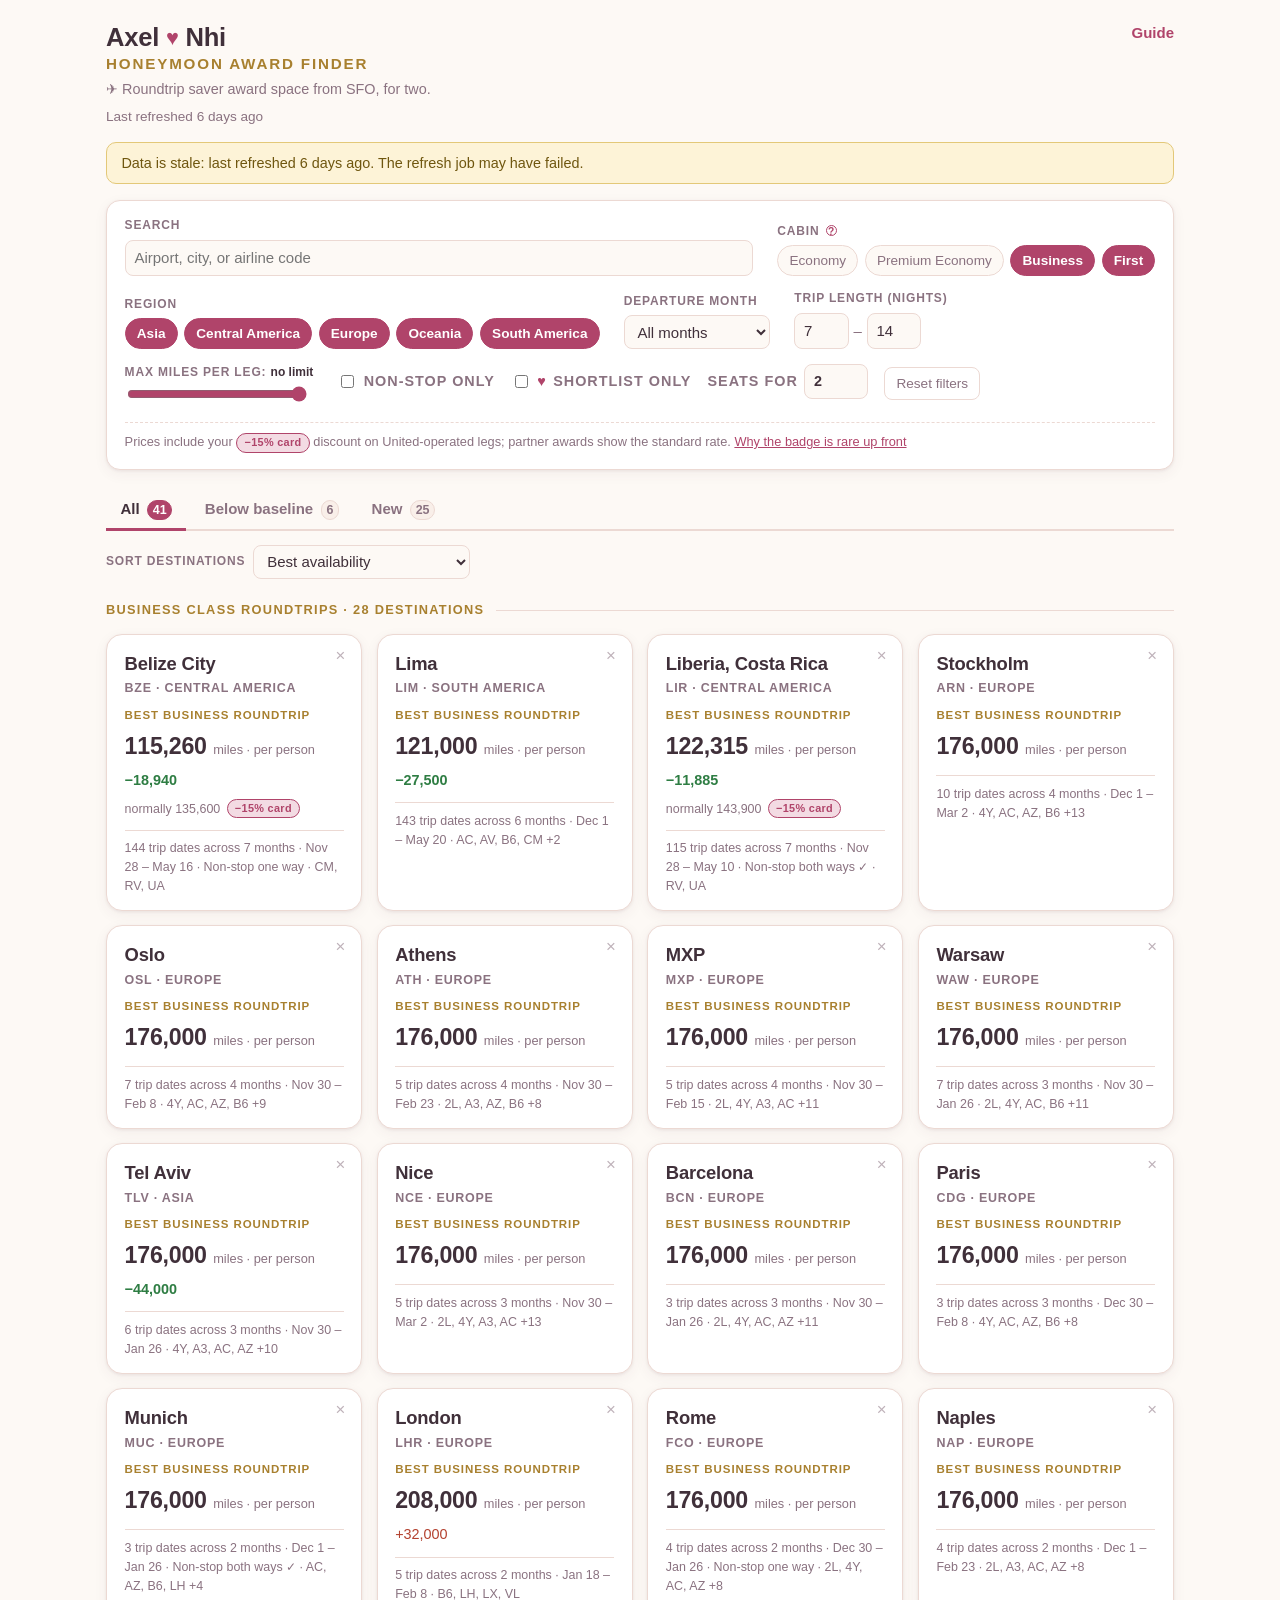
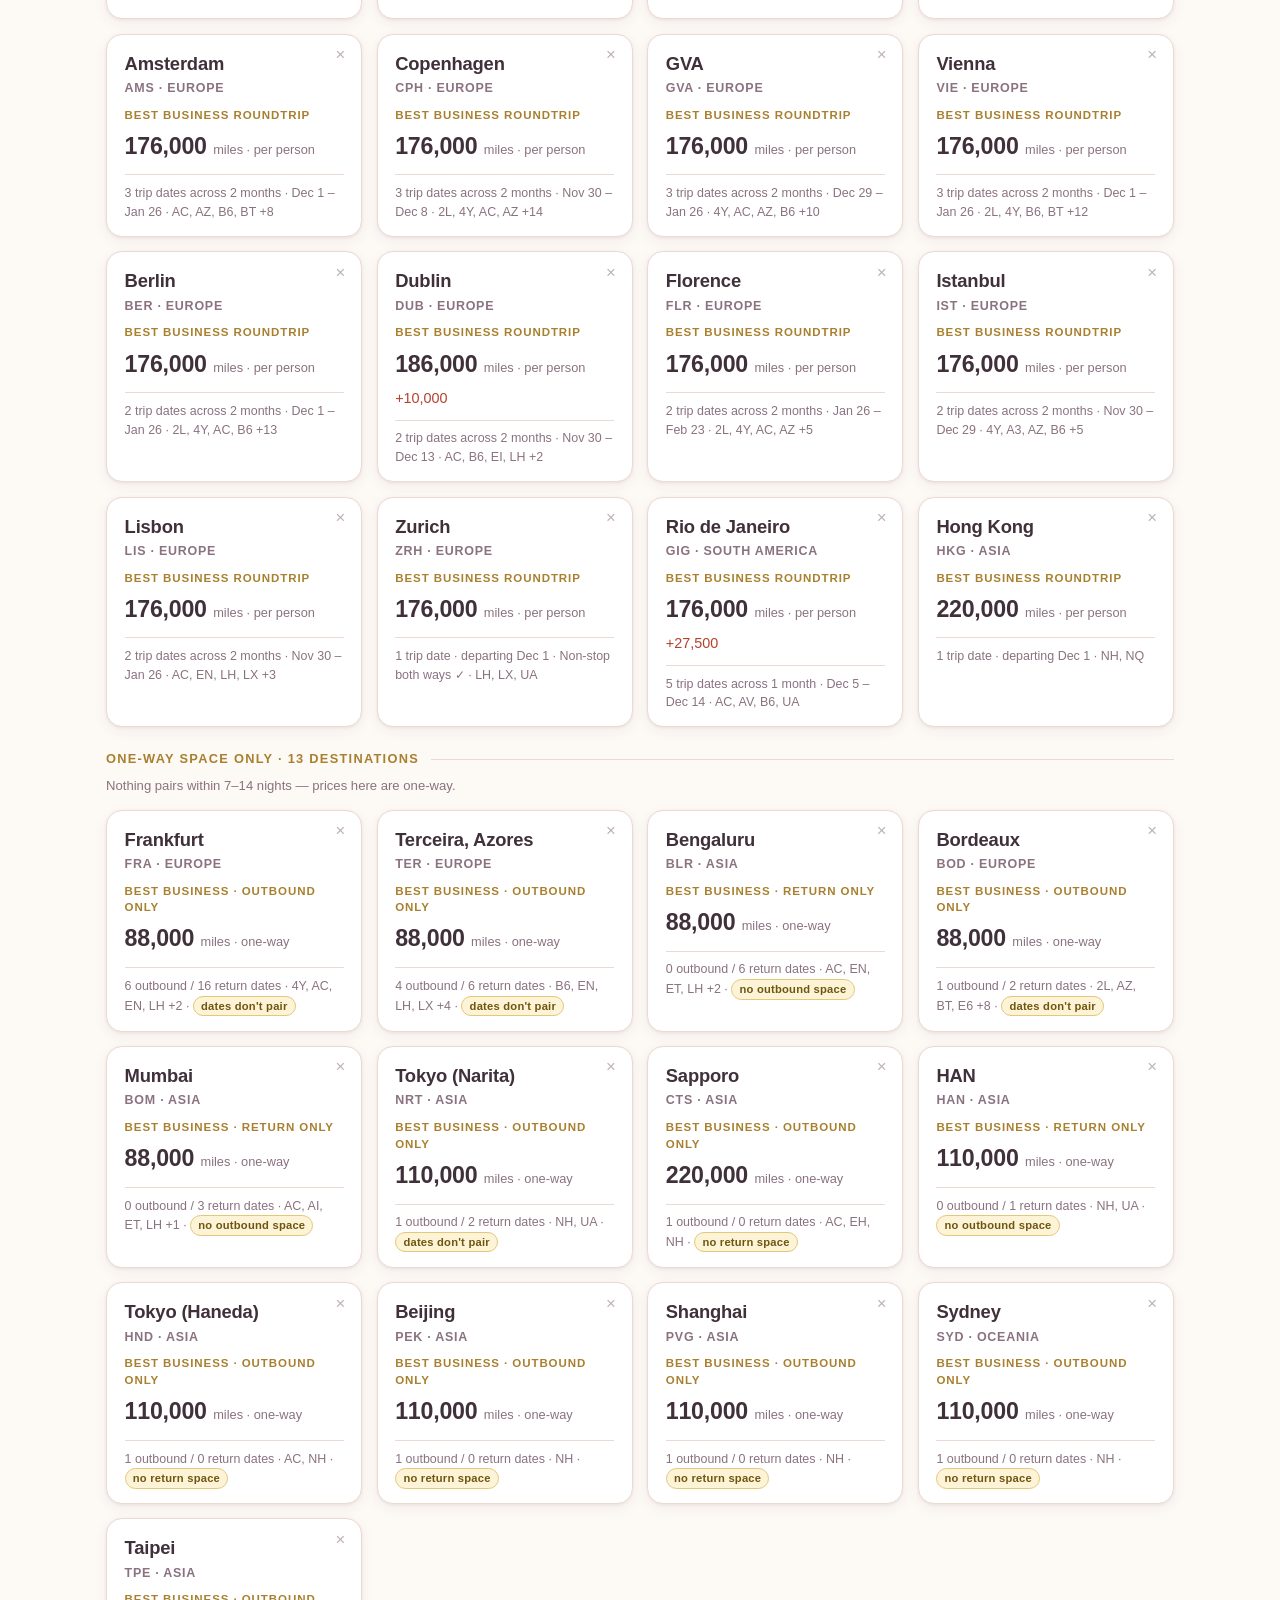
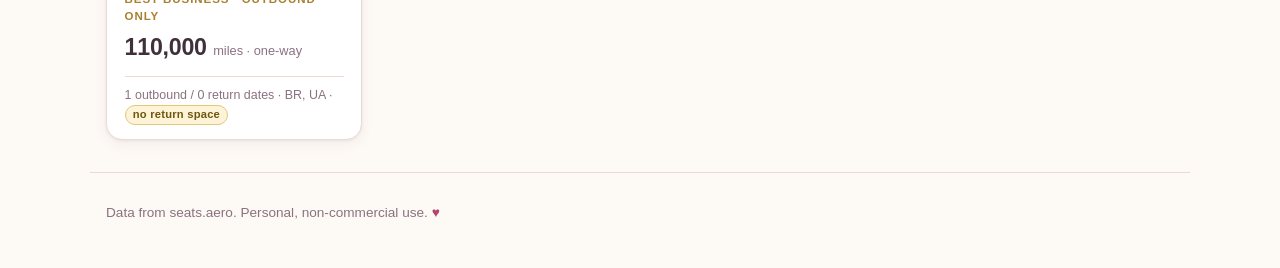
<file: index.html>
<!DOCTYPE html>
<html lang="en">
<head>
<meta charset="utf-8">
<meta name="viewport" content="width=device-width, initial-scale=1">
<title>Axel &amp; Nhi — Honeymoon Award Finder</title>
<link rel="stylesheet" href="./style.css">
</head>
<body>
<header class="site-header">
  <div class="header-row">
    <div class="title-block">
      <h1><span class="title-names">Axel <span class="heart-mark" aria-hidden="true">&#9829;</span> Nhi</span> <span class="title-sub">Honeymoon Award Finder</span></h1>
      <p class="tagline"><span aria-hidden="true">&#9992;&#65038;</span> Roundtrip saver award space from SFO, for two.</p>
    </div>
    <nav>
      <a href="./guide.html">Guide</a>
    </nav>
  </div>
  <p class="refreshed" id="refreshed" hidden></p>
</header>

<div id="banners"></div>

<main>
  <section class="filters" id="filters" hidden>
    <div class="filter-group filter-search">
      <label for="search">Search</label>
      <input type="search" id="search" placeholder="Airport, city, or airline code" autocomplete="off">
    </div>

    <fieldset class="filter-group" id="cabin-group">
      <legend>Cabin <a class="help-link" href="./guide.html#cabins" title="What do these cabin codes mean?">?</a></legend>
      <div class="toggle-row" id="cabin-toggles"></div>
    </fieldset>

    <fieldset class="filter-group" id="region-group">
      <legend>Region</legend>
      <div class="toggle-row" id="region-toggles"></div>
    </fieldset>

    <div class="filter-group">
      <label for="month">Departure month</label>
      <select id="month"></select>
    </div>

    <div class="filter-group">
      <label for="min-nights">Trip length (nights)</label>
      <div class="nights-row">
        <input type="number" id="min-nights" min="1" max="30" value="7" inputmode="numeric" aria-label="Minimum nights">
        <span class="nights-dash" aria-hidden="true">&ndash;</span>
        <input type="number" id="max-nights" min="1" max="30" value="14" inputmode="numeric" aria-label="Maximum nights">
      </div>
    </div>

    <div class="filter-group">
      <label for="max-miles">Max miles per leg: <output id="max-miles-out"></output></label>
      <input type="range" id="max-miles">
    </div>

    <div class="filter-group filter-inline">
      <label class="check-label"><input type="checkbox" id="nonstop"> Non-stop only</label>
      <label class="check-label fav-label"><input type="checkbox" id="fav-only"> <span class="heart-inline" aria-hidden="true">&#9829;</span> Shortlist only</label>
      <label for="min-seats" class="seats-label">Seats for
        <input type="number" id="min-seats" min="1" max="9" value="2" inputmode="numeric">
      </label>
      <button type="button" id="reset" class="reset-btn">Reset filters</button>
    </div>

    <p class="discount-note">
      Prices include your <span class="disc-badge">&minus;15% card</span> discount
      on United-operated legs; partner awards show the standard rate.
      <a href="./guide.html#discount">Why the badge is rare up front</a>
    </p>
  </section>

  <div class="tabs" id="tabs" role="tablist" hidden>
    <button role="tab" data-tab="all" aria-selected="true">All <span class="count" id="count-all">0</span></button>
    <button role="tab" data-tab="below" aria-selected="false">Below baseline <span class="count" id="count-below">0</span></button>
    <button role="tab" data-tab="new" aria-selected="false">New <span class="count" id="count-new">0</span></button>
  </div>
  <div id="error" class="error" hidden></div>

  <div id="undo-bar" class="undo-bar" hidden>
    <span id="undo-text"></span>
    <button type="button" id="undo-btn">Undo</button>
  </div>

  <!-- View 1: destination grid -->
  <section id="grid-view" hidden>
    <div class="grid-toolbar">
      <div class="grid-sort">
        <label for="dest-sort">Sort destinations</label>
        <select id="dest-sort">
          <option value="avail">Best availability</option>
          <option value="miles">Cheapest first</option>
          <option value="saving">Biggest saving vs baseline</option>
          <option value="dates">Most dates available</option>
          <option value="city">City A&ndash;Z</option>
        </select>
      </div>
      <button type="button" id="hidden-chip" class="hidden-chip" aria-expanded="false" hidden></button>
    </div>
    <div id="hidden-panel" class="hidden-panel" hidden></div>
    <div id="dest-grid"></div>
  </section>

  <!-- View 2: destination detail -->
  <section id="detail-view" hidden>
    <div class="dest-header">
      <button type="button" id="back-btn" class="back-btn">&larr; All destinations</button>
      <div class="dest-heading">
        <h2 id="dest-title"></h2>
        <p id="dest-sub" class="dest-sub"></p>
      </div>
    </div>
    <div class="view-switch" id="view-switch" role="group" aria-label="Trips or one-way dates">
      <button type="button" data-view="trips" aria-pressed="true">Trips</button>
      <button type="button" data-view="out" aria-pressed="false">Outbound dates</button>
      <button type="button" data-view="ret" aria-pressed="false">Return dates</button>
    </div>

    <div class="table-wrap" id="trips-wrap">
      <table id="trips-table" hidden>
        <thead>
          <tr>
            <th class="fav-col"><span class="visually-hidden">Shortlist</span></th>
            <th><button data-tsort="depart">Depart</button></th>
            <th><button data-tsort="return">Return</button></th>
            <th class="num"><button data-tsort="nights">Nights</button></th>
            <th><button data-tsort="cabin">Cabin</button></th>
            <th class="num"><button data-tsort="total">Total / person</button></th>
            <th class="num"><button data-tsort="delta">&Delta; vs baseline RT</button></th>
            <th class="plain-th">Non-stop</th>
            <th class="num"><button data-tsort="seats">Seats</button></th>
            <th class="plain-th">Airlines</th>
          </tr>
        </thead>
        <tbody id="trips-body"></tbody>
      </table>
    </div>

    <div class="table-wrap" id="legs-wrap" hidden>
      <table id="deals-table" hidden>
        <thead>
          <tr>
            <th class="fav-col"><span class="visually-hidden">Shortlist</span></th>
            <th><button data-sort="date">Date</button></th>
            <th><button data-sort="cabin">Cabin</button></th>
            <th class="num"><button data-sort="miles">Miles</button></th>
            <th class="num"><button data-sort="delta">&Delta; vs baseline</button></th>
            <th><button data-sort="direct">Non-stop</button></th>
            <th class="num"><button data-sort="seats">Seats</button></th>
            <th><button data-sort="airlines">Airlines</button></th>
          </tr>
        </thead>
        <tbody id="deals-body"></tbody>
      </table>
    </div>
    <p id="truncated" class="truncated" hidden></p>
  </section>

  <p id="empty" class="empty" hidden></p>
</main>

<footer class="site-footer">
  <p>Data from seats.aero. Personal, non-commercial use. <span class="heart-inline" aria-hidden="true">&#9829;</span></p>
</footer>

<script src="./app.js"></script>
</body>
</html>
</file>
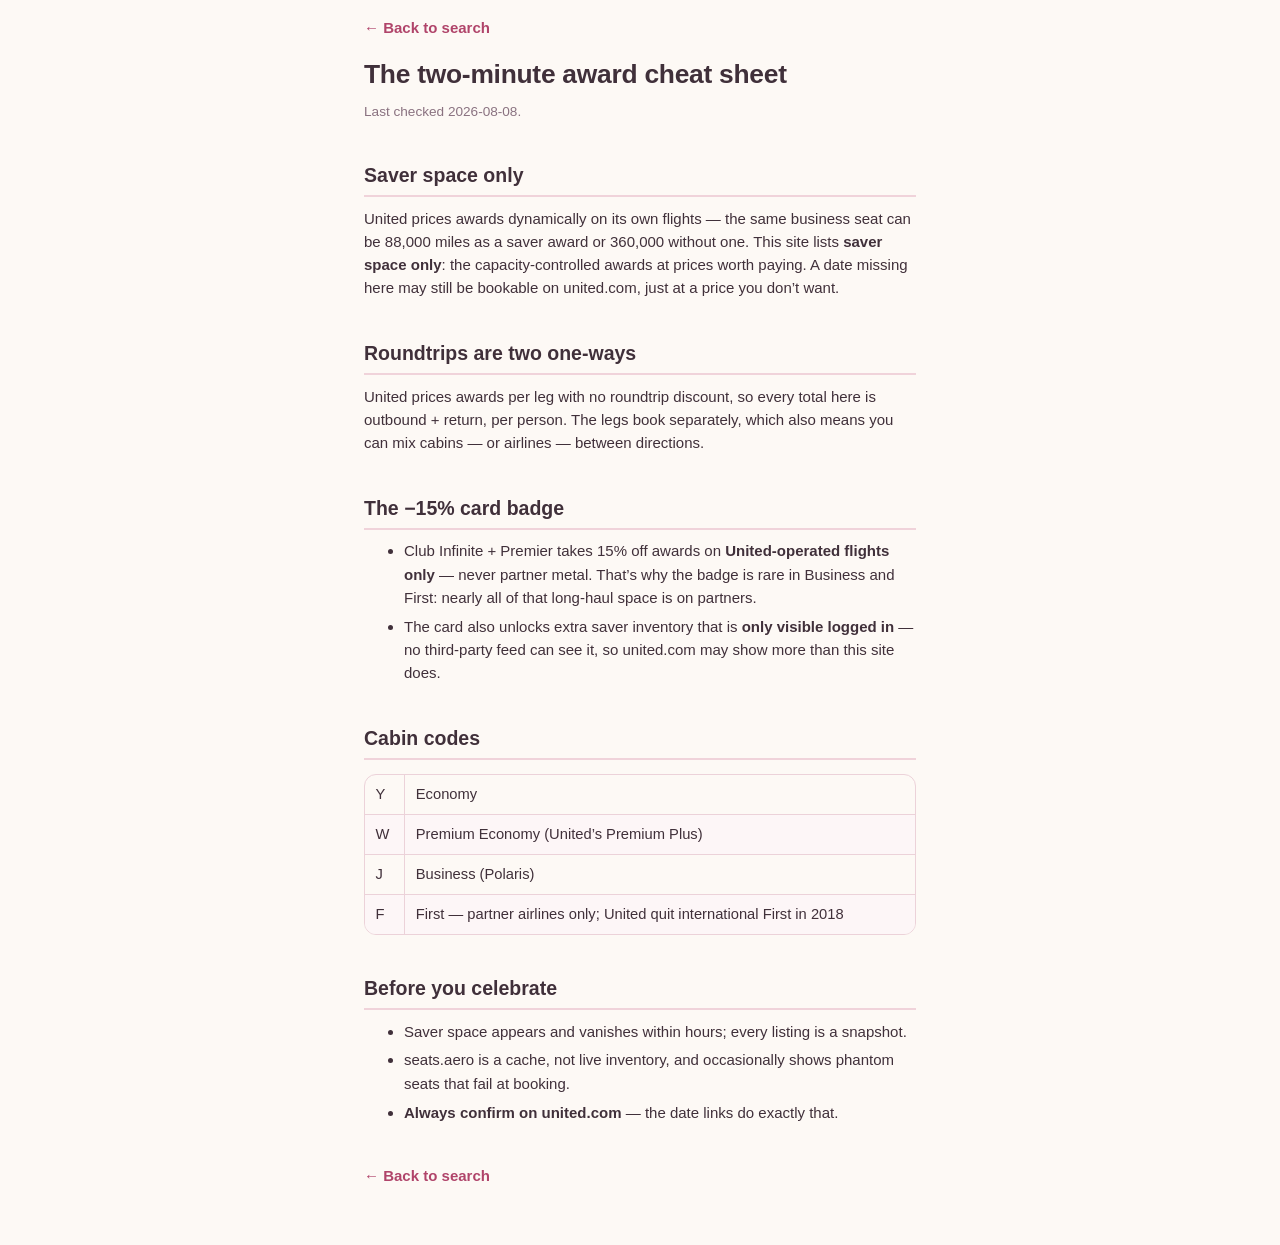
<file: guide.html>
<!DOCTYPE html>
<html lang="en">
<head>
  <meta charset="utf-8">
  <meta name="viewport" content="width=device-width, initial-scale=1">
  <title>Award Cheat Sheet</title>
  <link rel="stylesheet" href="./style.css">
  <link rel="stylesheet" href="./guide.css">
</head>
<body>
<div class="guide">
  <header class="guide-header">
    <nav><a href="./index.html">&larr; Back to search</a></nav>
    <h1>The two-minute award cheat sheet</h1>
    <p class="verified">Last checked 2026-08-08.</p>
  </header>

  <section id="saver">
    <h2>Saver space only</h2>
    <p>United prices awards dynamically on its own flights &mdash; the same
    business seat can be 88,000 miles as a saver award or 360,000 without one.
    This site lists <strong>saver space only</strong>: the capacity-controlled
    awards at prices worth paying. A date missing here may still be bookable
    on united.com, just at a price you don&rsquo;t want.</p>
  </section>

  <section id="roundtrips">
    <h2>Roundtrips are two one-ways</h2>
    <p>United prices awards per leg with no roundtrip discount, so every total
    here is outbound&nbsp;+&nbsp;return, per person. The legs book separately,
    which also means you can mix cabins &mdash; or airlines &mdash; between
    directions.</p>
  </section>

  <section id="discount">
    <h2>The &minus;15% card badge</h2>
    <ul>
      <li>Club Infinite + Premier takes 15% off awards on
      <strong>United-operated flights only</strong> &mdash; never partner
      metal. That&rsquo;s why the badge is rare in Business and First: nearly
      all of that long-haul space is on partners.</li>
      <li>The card also unlocks extra saver inventory that is
      <strong>only visible logged in</strong> &mdash; no third-party feed can
      see it, so united.com may show more than this site does.</li>
    </ul>
  </section>

  <section id="cabins">
    <h2>Cabin codes</h2>
    <table>
      <tbody>
        <tr><td>Y</td><td>Economy</td></tr>
        <tr><td>W</td><td>Premium Economy (United&rsquo;s Premium Plus)</td></tr>
        <tr><td>J</td><td>Business (Polaris)</td></tr>
        <tr><td>F</td><td>First &mdash; partner airlines only; United quit international First in 2018</td></tr>
      </tbody>
    </table>
  </section>

  <section id="caveats">
    <h2>Before you celebrate</h2>
    <ul>
      <li>Saver space appears and vanishes within hours; every listing is a snapshot.</li>
      <li>seats.aero is a cache, not live inventory, and occasionally shows phantom seats that fail at booking.</li>
      <li><strong>Always confirm on united.com</strong> &mdash; the date links do exactly that.</li>
    </ul>
  </section>

  <footer class="guide-footer">
    <p><a href="./index.html">&larr; Back to search</a></p>
  </footer>
</div>
</body>
</html>
</file>
<file: style.css>
/* Axel & Nhi — Honeymoon Award Finder */

:root {
  color-scheme: light dark;
  /* Light: cream / blush / rose / gold */
  --bg: #fdf9f5;
  --bg-alt: #f9efe9;
  --card: #ffffff;
  --fg: #40303a;
  --fg-muted: #8a7280;
  --border: #ecd9d3;
  --accent: #b0446a;
  --accent-soft: #f3dbe3;
  --accent-fg: #ffffff;
  --gold: #a8802f;
  --good: #2e7d43;
  --bad: #b3402e;
  --warn-bg: #fdf3d7;
  --warn-border: #e3c878;
  --warn-fg: #6f560f;
  --notice-bg: #f3e3ea;
  --notice-border: #ddb3c4;
  --notice-fg: #7c3a58;
  --error-bg: #fbe4e1;
  --error-border: #e5a29a;
  --error-fg: #7d241a;
  --row-hover: #faf1f4;
  --shadow: 0 1px 3px rgba(90, 50, 70, 0.08), 0 4px 14px rgba(90, 50, 70, 0.06);
}

@media (prefers-color-scheme: dark) {
  :root {
    /* Dark: deep plum / navy with warm rose + gold accents */
    --bg: #1d1722;
    --bg-alt: #272030;
    --card: #241d2c;
    --fg: #efe6ec;
    --fg-muted: #a894a4;
    --border: #3d3244;
    --accent: #e08fac;
    --accent-soft: #3a2733;
    --accent-fg: #29141e;
    --gold: #d9b36a;
    --good: #6fcf8b;
    --bad: #f0917f;
    --warn-bg: #3a3116;
    --warn-border: #6b5a1e;
    --warn-fg: #e7cd6f;
    --notice-bg: #32222c;
    --notice-border: #5c3a4c;
    --notice-fg: #e3aec6;
    --error-bg: #3d1d18;
    --error-border: #7a3a30;
    --error-fg: #f0a89d;
    --row-hover: #2b2233;
    --shadow: 0 1px 3px rgba(0, 0, 0, 0.35), 0 4px 14px rgba(0, 0, 0, 0.25);
  }
}

* { box-sizing: border-box; }

body {
  margin: 0;
  background: var(--bg);
  color: var(--fg);
  font-family: -apple-system, BlinkMacSystemFont, "Segoe UI", Roboto, Helvetica,
    Arial, sans-serif, "Apple Color Emoji", "Segoe UI Emoji";
  font-size: 15px;
  line-height: 1.45;
}

main {
  max-width: 1100px;
  margin: 0 auto;
  padding: 0 1rem 2rem;
}

a { color: var(--accent); }

.visually-hidden {
  position: absolute;
  width: 1px; height: 1px;
  overflow: hidden;
  clip: rect(0 0 0 0);
  white-space: nowrap;
}

/* Header */

.site-header {
  max-width: 1100px;
  margin: 0 auto;
  padding: 1.4rem 1rem 0.25rem;
}

.header-row {
  display: flex;
  align-items: flex-start;
  justify-content: space-between;
  gap: 1rem;
  flex-wrap: wrap;
}

.site-header h1 {
  margin: 0;
  font-size: 1.6rem;
  letter-spacing: -0.01em;
  line-height: 1.2;
}

.title-names { white-space: nowrap; }

.heart-mark {
  color: var(--accent);
  font-size: 0.85em;
  vertical-align: 0.05em;
}

.title-sub {
  display: block;
  font-size: 0.95rem;
  font-weight: 600;
  color: var(--gold);
  text-transform: uppercase;
  letter-spacing: 0.12em;
  margin-top: 0.15rem;
}

.tagline {
  margin: 0.35rem 0 0;
  color: var(--fg-muted);
  font-size: 0.9rem;
}

.site-header nav a {
  font-weight: 600;
  text-decoration: none;
}
.site-header nav a:hover { text-decoration: underline; }

.refreshed {
  margin: 0.4rem 0 0;
  color: var(--fg-muted);
  font-size: 0.85rem;
}

/* Banners */

#banners {
  max-width: 1100px;
  margin: 0.75rem auto 0;
  padding: 0 1rem;
  display: grid;
  gap: 0.5rem;
}

.banner {
  padding: 0.6rem 0.9rem;
  border-radius: 10px;
  border: 1px solid;
  font-size: 0.9rem;
}
.banner-warn   { background: var(--warn-bg);   border-color: var(--warn-border);   color: var(--warn-fg); }
.banner-notice { background: var(--notice-bg); border-color: var(--notice-border); color: var(--notice-fg); }

.error {
  margin: 1rem 0;
  padding: 0.75rem 1rem;
  border-radius: 10px;
  border: 1px solid var(--error-border);
  background: var(--error-bg);
  color: var(--error-fg);
}

/* Filters */

.filters {
  margin: 1rem 0;
  padding: 1rem 1.1rem;
  background: var(--card);
  border: 1px solid var(--border);
  border-radius: 14px;
  box-shadow: var(--shadow);
  display: flex;
  flex-wrap: wrap;
  gap: 0.9rem 1.5rem;
  align-items: flex-end;
}

.filter-group {
  border: 0;
  margin: 0;
  padding: 0;
  min-width: 0;
}

.filter-group > label,
.filter-group > legend {
  display: block;
  font-size: 0.75rem;
  font-weight: 700;
  text-transform: uppercase;
  letter-spacing: 0.07em;
  color: var(--fg-muted);
  margin-bottom: 0.3rem;
  padding: 0;
}

.filter-search { flex: 1 1 220px; }

input[type="search"],
select,
input[type="number"] {
  font: inherit;
  color: var(--fg);
  background: var(--bg);
  border: 1px solid var(--border);
  border-radius: 8px;
  padding: 0.4rem 0.55rem;
}
input[type="search"] { width: 100%; }
input[type="number"] { width: 4rem; }

input:focus-visible, select:focus-visible, button:focus-visible {
  outline: 2px solid var(--accent);
  outline-offset: 1px;
}

.help-link {
  display: inline-block;
  width: 1.15em;
  height: 1.15em;
  line-height: 1.15em;
  text-align: center;
  border: 1px solid var(--accent);
  border-radius: 50%;
  font-size: 0.85em;
  text-decoration: none;
  text-transform: none;
  margin-left: 0.2em;
}

.toggle-row {
  display: flex;
  flex-wrap: wrap;
  gap: 0.4rem;
}

.toggle {
  cursor: pointer;
  user-select: none;
}
.toggle input {
  position: absolute;
  opacity: 0;
  pointer-events: none;
}
.toggle span {
  display: inline-block;
  padding: 0.3rem 0.7rem;
  border: 1px solid var(--border);
  border-radius: 999px;
  background: var(--bg);
  font-size: 0.85rem;
  color: var(--fg-muted);
  transition: background 0.1s, color 0.1s, border-color 0.1s;
}
.toggle span:hover { border-color: var(--accent); }
.toggle input:checked + span {
  background: var(--accent);
  border-color: var(--accent);
  color: var(--accent-fg);
  font-weight: 600;
}
.toggle input:focus-visible + span {
  outline: 2px solid var(--accent);
  outline-offset: 1px;
}

input[type="range"] {
  width: 180px;
  accent-color: var(--accent);
  display: block;
}
#max-miles-out { font-weight: 700; color: var(--fg); text-transform: none; letter-spacing: 0; }

.nights-row {
  display: flex;
  align-items: center;
  gap: 0.3rem;
}
.nights-row input[type="number"] { width: 3.4rem; }
.nights-dash { color: var(--fg-muted); }

.filter-inline {
  display: flex;
  align-items: center;
  gap: 1rem;
  flex-wrap: wrap;
}
.filter-inline label {
  font-size: 0.9rem;
  display: flex;
  align-items: center;
  gap: 0.4rem;
}
.check-label input { accent-color: var(--accent); }
.heart-inline { color: var(--accent); }
.seats-hint { color: var(--fg-muted); font-size: 0.8rem; }

.reset-btn {
  font: inherit;
  font-size: 0.85rem;
  background: none;
  border: 1px solid var(--border);
  border-radius: 8px;
  color: var(--fg-muted);
  padding: 0.35rem 0.7rem;
  cursor: pointer;
}
.reset-btn:hover { color: var(--fg); border-color: var(--fg-muted); }

.discount-note {
  flex-basis: 100%;
  margin: 0.25rem 0 0;
  padding-top: 0.6rem;
  border-top: 1px dashed var(--border);
  font-size: 0.8rem;
  color: var(--fg-muted);
}

/* Unknown seat count marker — noticeable (amber) but not shouting */

.unk-badge {
  display: inline-block;
  padding: 0.05rem 0.45rem;
  border-radius: 999px;
  background: var(--warn-bg);
  border: 1px solid var(--warn-border);
  color: var(--warn-fg);
  font-size: 0.7rem;
  font-weight: 700;
  letter-spacing: 0.02em;
  white-space: nowrap;
  cursor: help;
}

/* Cardmember discount marker */

.disc-badge {
  display: inline-block;
  padding: 0.05rem 0.45rem;
  border-radius: 999px;
  background: var(--accent-soft);
  color: var(--accent);
  border: 1px solid var(--accent);
  font-size: 0.68rem;
  font-weight: 700;
  letter-spacing: 0.03em;
  white-space: nowrap;
}

.price-base {
  color: var(--fg-muted);
  font-size: 0.78rem;
  white-space: nowrap;
}

.price-disc-line {
  flex-basis: 100%;
  display: flex;
  align-items: center;
  gap: 0.4rem;
  margin-top: 0.1rem;
}

.miles-sub {
  display: flex;
  align-items: center;
  justify-content: flex-end;
  gap: 0.35rem;
  margin-top: 0.15rem;
}

/* Tabs */

.tabs {
  display: flex;
  gap: 0.25rem;
  border-bottom: 2px solid var(--border);
  margin: 1.25rem 0 0;
}

.tabs button {
  font: inherit;
  font-weight: 600;
  background: none;
  border: none;
  border-bottom: 3px solid transparent;
  margin-bottom: -2px;
  padding: 0.5rem 0.9rem;
  color: var(--fg-muted);
  cursor: pointer;
  border-radius: 8px 8px 0 0;
}
.tabs button:hover { color: var(--fg); background: var(--accent-soft); }
.tabs button[aria-selected="true"] {
  color: var(--fg);
  border-bottom-color: var(--accent);
}
.tabs .count {
  display: inline-block;
  min-width: 1.4em;
  padding: 0 0.35em;
  margin-left: 0.3em;
  border-radius: 999px;
  background: var(--bg-alt);
  border: 1px solid var(--border);
  font-size: 0.78rem;
  font-weight: 600;
}
.tabs button[aria-selected="true"] .count {
  background: var(--accent);
  border-color: var(--accent);
  color: var(--accent-fg);
}

.tabs-note {
  margin: 0.4rem 0 0;
  font-size: 0.8rem;
  color: var(--fg-muted);
}

/* Undo bar */

.undo-bar[hidden] { display: none; }
.undo-bar {
  display: flex;
  align-items: center;
  gap: 0.75rem;
  margin: 0.75rem 0 0;
  padding: 0.5rem 0.9rem;
  border-radius: 10px;
  border: 1px solid var(--notice-border);
  background: var(--notice-bg);
  color: var(--notice-fg);
  font-size: 0.9rem;
}
.undo-bar button {
  font: inherit;
  font-weight: 700;
  color: var(--accent);
  background: none;
  border: none;
  cursor: pointer;
  text-decoration: underline;
  padding: 0.1rem 0.2rem;
}

/* Destination grid */

.grid-toolbar {
  display: flex;
  align-items: center;
  justify-content: space-between;
  gap: 1rem;
  flex-wrap: wrap;
  margin: 0.9rem 0 0;
}
.grid-sort {
  display: flex;
  align-items: center;
  gap: 0.5rem;
}
.grid-sort label {
  font-size: 0.75rem;
  font-weight: 700;
  text-transform: uppercase;
  letter-spacing: 0.07em;
  color: var(--fg-muted);
}

.hidden-chip {
  font: inherit;
  font-size: 0.85rem;
  background: var(--bg-alt);
  border: 1px solid var(--border);
  border-radius: 999px;
  color: var(--fg-muted);
  padding: 0.3rem 0.8rem;
  cursor: pointer;
}
.hidden-chip:hover { color: var(--fg); border-color: var(--fg-muted); }
.hidden-chip[aria-expanded="true"] {
  background: var(--accent-soft);
  color: var(--fg);
  border-color: var(--accent);
}

.hidden-panel {
  margin: 0.75rem 0 0;
  padding: 0.75rem 1rem;
  background: var(--card);
  border: 1px solid var(--border);
  border-radius: 12px;
  box-shadow: var(--shadow);
}
.hidden-list {
  list-style: none;
  margin: 0 0 0.5rem;
  padding: 0;
}
.hidden-list li {
  display: flex;
  align-items: center;
  gap: 0.75rem;
  padding: 0.3rem 0;
  border-bottom: 1px solid var(--border);
  font-size: 0.9rem;
}
.hidden-list li:last-child { border-bottom: none; }
.hidden-list li > span:first-child { flex: 1; }
.hidden-fav-note {
  color: var(--accent);
  font-size: 0.8rem;
  white-space: nowrap;
}
.restore-btn {
  font: inherit;
  font-size: 0.8rem;
  font-weight: 600;
  background: none;
  border: 1px solid var(--border);
  border-radius: 8px;
  color: var(--accent);
  padding: 0.2rem 0.6rem;
  cursor: pointer;
}
.restore-btn:hover { border-color: var(--accent); background: var(--accent-soft); }
.restore-all { margin-top: 0.25rem; }

.cabin-section { margin-top: 1.4rem; }
.section-note {
  margin: 0.5rem 0 0;
  font-size: 0.82rem;
  color: var(--fg-muted);
}
.cabin-heading {
  display: flex;
  align-items: center;
  gap: 0.75rem;
  margin: 0;
  font-size: 0.8rem;
  font-weight: 700;
  text-transform: uppercase;
  letter-spacing: 0.1em;
  color: var(--gold);
}
.cabin-heading::after {
  content: "";
  flex: 1;
  height: 1px;
  background: var(--border);
}

.dest-grid {
  display: grid;
  grid-template-columns: repeat(auto-fill, minmax(240px, 1fr));
  gap: 0.9rem;
  margin-top: 0.9rem;
}

.dest-card {
  position: relative;
  background: var(--card);
  border: 1px solid var(--border);
  border-radius: 16px;
  box-shadow: var(--shadow);
  padding: 1rem 1.1rem 0.9rem;
  cursor: pointer;
  transition: transform 0.12s ease, box-shadow 0.12s ease, border-color 0.12s ease;
}
.dest-card:hover {
  transform: translateY(-3px);
  border-color: var(--accent);
  box-shadow: 0 4px 8px rgba(90, 50, 70, 0.12), 0 10px 24px rgba(90, 50, 70, 0.10);
}
.dest-card:focus-visible {
  outline: 2px solid var(--accent);
  outline-offset: 2px;
}

.hide-btn {
  position: absolute;
  top: 0.5rem;
  right: 0.5rem;
  width: 1.6rem;
  height: 1.6rem;
  border: none;
  border-radius: 50%;
  background: none;
  color: var(--fg-muted);
  opacity: 0.55;
  font-size: 1.05rem;
  line-height: 1;
  cursor: pointer;
}
.hide-btn:hover, .hide-btn:focus-visible {
  opacity: 1;
  background: var(--accent-soft);
  color: var(--accent);
}
.hide-btn:focus-visible { outline: 2px solid var(--accent); }

.card-top h3 {
  margin: 0;
  font-size: 1.15rem;
  letter-spacing: -0.01em;
  padding-right: 1.5rem; /* clear of the hide button */
}
.dest-code {
  margin: 0.1rem 0 0;
  font-size: 0.78rem;
  font-weight: 600;
  text-transform: uppercase;
  letter-spacing: 0.06em;
  color: var(--fg-muted);
}

.card-price {
  display: flex;
  align-items: baseline;
  gap: 0.4rem;
  flex-wrap: wrap;
  margin-top: 0.6rem;
}
.price-cabin {
  flex-basis: 100%;
  font-size: 0.72rem;
  font-weight: 700;
  text-transform: uppercase;
  letter-spacing: 0.08em;
  color: var(--gold);
}
.price-miles {
  font-size: 1.45rem;
  font-weight: 700;
  font-variant-numeric: tabular-nums;
  letter-spacing: -0.01em;
}
.price-unit {
  font-size: 0.8rem;
  color: var(--fg-muted);
}
.price-delta { font-size: 0.9rem; }

.cabin-mini {
  list-style: none;
  margin: 0.45rem 0 0;
  padding: 0;
  display: flex;
  flex-wrap: wrap;
  gap: 0.25rem 0.8rem;
  font-size: 0.8rem;
  color: var(--fg-muted);
}

.card-meta {
  margin: 0.7rem 0 0;
  padding-top: 0.55rem;
  border-top: 1px solid var(--border);
  font-size: 0.78rem;
  color: var(--fg-muted);
  line-height: 1.5;
}
.card-favs { color: var(--accent); font-weight: 700; }

/* Destination detail */

.dest-header {
  display: flex;
  align-items: flex-start;
  gap: 1rem;
  flex-wrap: wrap;
  margin: 1rem 0 0;
}
.dest-heading h2 {
  margin: 0;
  font-size: 1.35rem;
  letter-spacing: -0.01em;
}
.dest-sub {
  margin: 0.15rem 0 0;
  font-size: 0.85rem;
  color: var(--fg-muted);
}
.hidden-note {
  color: var(--warn-fg);
  background: var(--warn-bg);
  border: 1px solid var(--warn-border);
  border-radius: 8px;
  padding: 0.15rem 0.5rem;
  margin-left: 0.5rem;
  display: inline-flex;
  align-items: center;
  gap: 0.4rem;
}

.back-btn {
  font: inherit;
  font-size: 0.9rem;
  font-weight: 600;
  background: var(--card);
  border: 1px solid var(--border);
  border-radius: 999px;
  color: var(--accent);
  padding: 0.4rem 0.9rem;
  cursor: pointer;
  box-shadow: var(--shadow);
}
.back-btn:hover { border-color: var(--accent); background: var(--accent-soft); }

/* Trips / Outbound / Return view switcher */

.view-switch {
  display: inline-flex;
  margin: 0.9rem 0 0;
  border: 1px solid var(--border);
  border-radius: 999px;
  background: var(--card);
  box-shadow: var(--shadow);
  overflow: hidden;
}
.view-switch button {
  font: inherit;
  font-size: 0.85rem;
  font-weight: 600;
  background: none;
  border: none;
  color: var(--fg-muted);
  padding: 0.4rem 0.95rem;
  cursor: pointer;
}
.view-switch button + button { border-left: 1px solid var(--border); }
.view-switch button:hover { color: var(--fg); background: var(--accent-soft); }
.view-switch button[aria-pressed="true"] {
  background: var(--accent);
  color: var(--accent-fg);
}

/* Table */

.table-wrap { margin-top: 0.75rem; }

thead th.plain-th {
  font-size: 0.78rem;
  font-weight: 700;
  text-transform: uppercase;
  letter-spacing: 0.05em;
  color: var(--fg-muted);
  padding: 0.5rem 0.6rem;
}

table {
  width: 100%;
  border-collapse: collapse;
}

thead th {
  text-align: left;
  border-bottom: 2px solid var(--border);
  padding: 0;
  white-space: nowrap;
}
thead th.num { text-align: right; }

thead button {
  font: inherit;
  font-size: 0.78rem;
  font-weight: 700;
  text-transform: uppercase;
  letter-spacing: 0.05em;
  color: var(--fg-muted);
  background: none;
  border: none;
  padding: 0.5rem 0.6rem;
  cursor: pointer;
  width: 100%;
  text-align: inherit;
}
thead th.num button { text-align: right; }
thead button:hover { color: var(--fg); }
thead button.sorted-asc::after  { content: " ▲"; font-size: 0.7em; }
thead button.sorted-desc::after { content: " ▼"; font-size: 0.7em; }
thead button.sorted-asc, thead button.sorted-desc { color: var(--accent); }

tbody td {
  padding: 0.55rem 0.6rem;
  border-bottom: 1px solid var(--border);
  vertical-align: top;
}
tbody td.num { text-align: right; font-variant-numeric: tabular-nums; }
tbody tr:hover { background: var(--row-hover); }

.fav-col { width: 2.2rem; text-align: center; }

.fav-btn {
  font: inherit;
  font-size: 1.05rem;
  line-height: 1;
  background: none;
  border: none;
  cursor: pointer;
  color: var(--fg-muted);
  padding: 0.15rem 0.3rem;
  border-radius: 50%;
  transition: color 0.1s, transform 0.1s;
}
.fav-btn:hover { color: var(--accent); transform: scale(1.15); }
.fav-btn.is-fav { color: var(--accent); }

.route-link {
  font-weight: 600;
  text-decoration: none;
  white-space: nowrap;
}
.route-link:hover { text-decoration: underline; }
.city {
  display: block;
  font-size: 0.82rem;
  color: var(--fg-muted);
}

.delta-good { color: var(--good); font-weight: 600; }
.delta-bad  { color: var(--bad); }
.delta-zero { color: var(--fg-muted); }
.direct-yes { color: var(--good); }

.truncated {
  margin: 0.75rem 0 0;
  color: var(--fg-muted);
  font-size: 0.85rem;
  text-align: center;
}

.empty {
  margin: 2rem 0;
  padding: 1.75rem 1.5rem;
  text-align: center;
  color: var(--fg-muted);
  background: var(--card);
  border: 1px dashed var(--border);
  border-radius: 14px;
}

/* Footer */

.site-footer {
  max-width: 1100px;
  margin: 0 auto;
  padding: 1rem 1rem 2rem;
  border-top: 1px solid var(--border);
  color: var(--fg-muted);
  font-size: 0.85rem;
}

/* Mobile: stacked cards */

@media (max-width: 700px) {
  table, tbody, tr, td { display: block; }
  thead { display: none; }

  tbody tr {
    position: relative;
    border: 1px solid var(--border);
    border-radius: 14px;
    margin-bottom: 0.75rem;
    padding: 0.6rem 0.85rem;
    background: var(--card);
    box-shadow: var(--shadow);
  }
  tbody tr:hover { background: var(--card); }

  tbody td {
    display: flex;
    justify-content: space-between;
    align-items: baseline;
    gap: 1rem;
    border-bottom: none;
    padding: 0.25rem 0;
  }
  tbody td.num { text-align: right; }

  tbody td::before {
    content: attr(data-label);
    font-size: 0.72rem;
    font-weight: 700;
    text-transform: uppercase;
    letter-spacing: 0.06em;
    color: var(--fg-muted);
    flex-shrink: 0;
  }

  td.fav-col {
    position: absolute;
    top: 0.35rem;
    right: 0.5rem;
    width: auto;
    padding: 0;
  }
  td.fav-col::before { content: none; }
  .fav-btn { font-size: 1.25rem; }

  tbody td[data-label="Date"],
  tbody td[data-label="Depart"] {
    padding-right: 2.2rem; /* keep clear of the heart */
  }

  .miles-sub { flex-wrap: wrap; justify-content: flex-end; min-width: 0; }

  .filters { gap: 0.75rem 1.25rem; }
  input[type="range"] { width: 100%; }

  .dest-grid { grid-template-columns: 1fr; }
  .dest-header { align-items: center; }
}
</file>
<file: guide.css>
/* guide.css — page-specific styles for guide.html.
   Site-wide styles come from style.css; this file adds prose measure,
   table styling, and source-citation formatting in the site's warm
   honeymoon palette (blush/rose/gold light, plum/navy dark).
   Uses style.css variables when present, with warm fallbacks. */

.guide {
  max-width: 70ch;
  margin: 0 auto;
  padding: 1rem 1rem 3rem;
  line-height: 1.55;
}

.guide-header nav {
  margin-bottom: 1.25rem;
}

.guide-header nav a,
.guide-footer a {
  color: var(--accent, #b3486a);
  font-weight: 600;
  text-decoration: none;
}
.guide-header nav a:hover,
.guide-footer a:hover {
  text-decoration: underline;
}

.guide h1 {
  font-size: 1.65rem;
  line-height: 1.2;
  margin: 0 0 0.5rem;
  letter-spacing: -0.01em;
}

.guide h2 {
  font-size: 1.22rem;
  margin: 2.4rem 0 0.6rem;
  padding-bottom: 0.3rem;
  border-bottom: 2px solid var(--guide-rule);
}

.guide h3 {
  font-size: 1rem;
  margin: 1.4rem 0 0.4rem;
}

.guide p,
.guide ul {
  margin: 0.6rem 0;
}

.guide li {
  margin: 0.35rem 0;
}

.guide a {
  color: var(--accent, #b3486a);
}

.verified {
  font-size: 0.85rem;
  color: var(--fg-muted, #8a6a72);
}

/* Tables — soft rounded cards */
.guide table {
  border-collapse: separate;
  border-spacing: 0;
  width: 100%;
  margin: 0.9rem 0;
  font-size: 0.92rem;
  border: 1px solid var(--guide-table-border);
  border-radius: 12px;
  overflow: hidden;
}

.guide th,
.guide td {
  text-align: left;
  vertical-align: top;
  padding: 0.5rem 0.65rem;
  border-bottom: 1px solid var(--guide-table-border);
}

.guide th + th,
.guide td + td {
  border-left: 1px solid var(--guide-table-border);
}

.guide tbody tr:last-child th,
.guide tbody tr:last-child td {
  border-bottom: none;
}

.guide thead th {
  background: var(--guide-th-bg);
  font-weight: 600;
}

.guide tbody tr:nth-child(even) {
  background: var(--guide-row-alt);
}

/* Source citations */
.source {
  font-size: 0.82rem;
  color: var(--fg-muted, #8a6a72);
  background: var(--guide-source-bg);
  border-left: 3px solid var(--guide-gold);
  border-radius: 0 10px 10px 0;
  padding: 0.45rem 0.7rem;
}

.guide code {
  font-family: ui-monospace, SFMono-Regular, Menlo, Consolas, monospace;
  font-size: 0.9em;
  background: var(--guide-code-bg);
  padding: 0.05em 0.3em;
  border-radius: 5px;
}

/* Anchor targets shouldn't hide under any fixed site header */
.guide section {
  scroll-margin-top: 4rem;
}

.guide-footer {
  margin-top: 2.5rem;
}

/* Warm palette: blush/rose/gold in light mode… */
:root {
  --guide-rule: #f0d3da;
  --guide-table-border: #ecd2d9;
  --guide-th-bg: #faeef1;
  --guide-row-alt: #fdf6f7;
  --guide-source-bg: #fbf3ea;
  --guide-gold: #d5a95a;
  --guide-code-bg: #f7e9ed;
}

/* …deep plum/navy in dark mode */
@media (prefers-color-scheme: dark) {
  :root {
    --guide-rule: #4a3344;
    --guide-table-border: #453144;
    --guide-th-bg: #332338;
    --guide-row-alt: #2a1e30;
    --guide-source-bg: #2b2233;
    --guide-gold: #b08d4f;
    --guide-code-bg: #3a2a3e;
  }
  /* Fallback page colors only if style.css is absent */
  body:not([class]) {
    background-color: #201826;
    color: #ece4e8;
  }
  .guide a,
  .guide-header nav a,
  .guide-footer a {
    color: var(--accent, #e8a0b4);
  }
}

/* Small screens: keep real tables (with headers) and let them scroll
   sideways. Also undoes style.css's stacked-card table pattern, which is
   meant for the deals table and would strip this page's column headers. */
@media (max-width: 700px) {
  .guide table {
    display: block;
    overflow-x: auto;
    -webkit-overflow-scrolling: touch;
  }
  .guide thead { display: table-header-group; }
  .guide tbody { display: table-row-group; }
  .guide tr { display: table-row; }
  .guide th,
  .guide td { display: table-cell; }
  .guide tbody td::before { content: none; }
}
</file>
